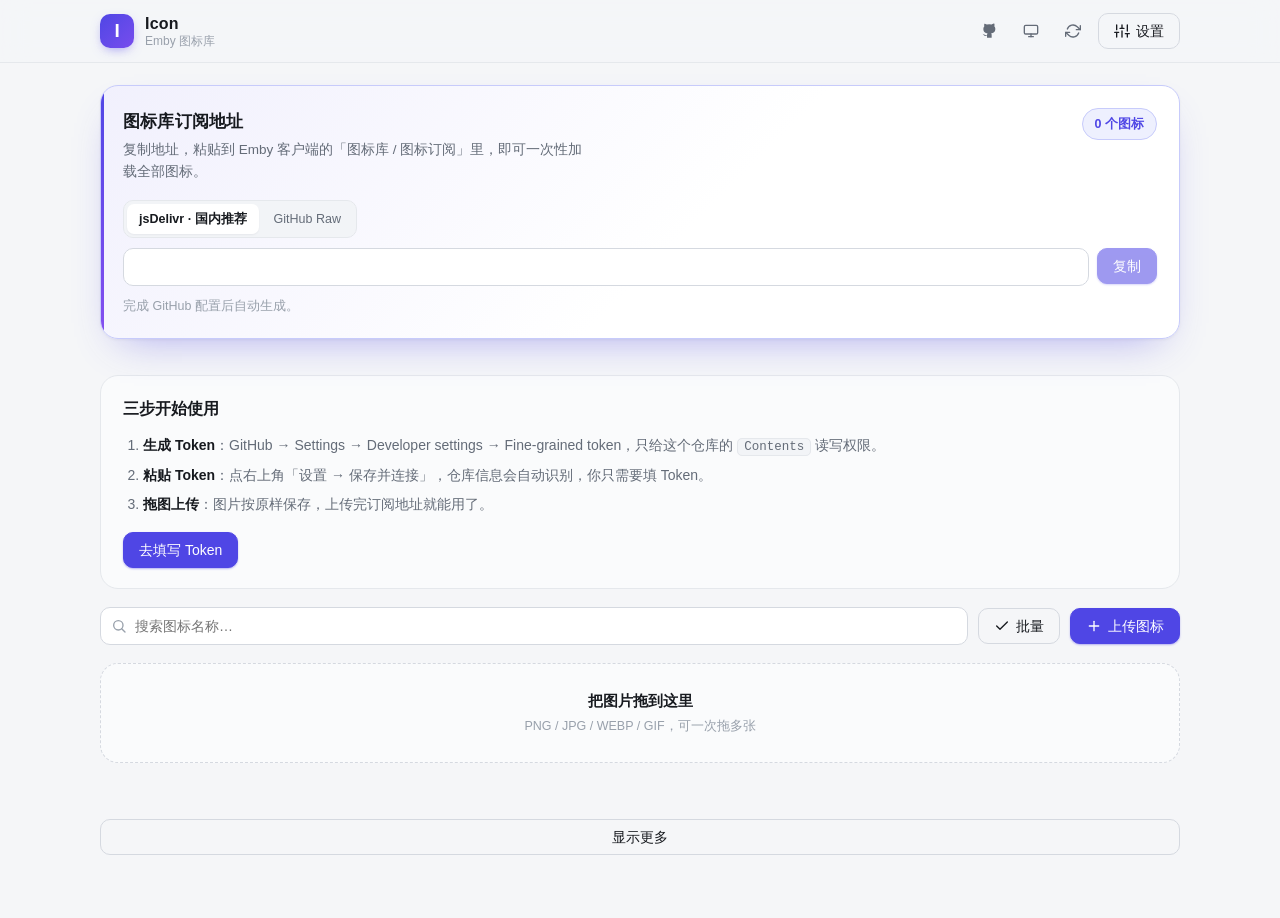
<file: index.html>
<!DOCTYPE html>
<html lang="zh-CN">
<head>
<meta charset="UTF-8">
<meta name="viewport" content="width=device-width, initial-scale=1, viewport-fit=cover">
<title>Icon · Emby 图标库</title>
<meta name="description" content="Icon —— 自建 Emby 图标库。上传图标，得到一个标准 JSON 订阅地址，主流 Emby 三方客户端都能直接加载。">
<meta name="theme-color" content="#f5f6f8">
<meta property="og:title" content="Icon · Emby 图标库">
<meta property="og:description" content="自建 Emby 图标库，上传即用，输出标准 JSON 订阅地址。">
<meta property="og:type" content="website">
<link rel="icon" href="data:image/svg+xml,%3Csvg xmlns='http://www.w3.org/2000/svg' viewBox='0 0 64 64'%3E%3Crect width='64' height='64' rx='16' fill='%234f46e5'/%3E%3Ctext x='32' y='45' font-size='38' font-family='Helvetica,Arial,sans-serif' font-weight='700' fill='white' text-anchor='middle'%3EI%3C/text%3E%3C/svg%3E">
<link rel="stylesheet" href="assets/style.css?v=9">
</head>
<body>

<!-- ===== 图标 sprite ===== -->
<svg xmlns="http://www.w3.org/2000/svg" style="display:none" aria-hidden="true">
  <symbol id="i-refresh" viewBox="0 0 24 24">
    <polyline points="23 4 23 10 17 10"/>
    <polyline points="1 20 1 14 7 14"/>
    <path d="M3.51 9a9 9 0 0 1 14.85-3.36L23 10M1 14l4.64 4.36A9 9 0 0 0 20.49 15"/>
  </symbol>
  <symbol id="i-sun" viewBox="0 0 24 24">
    <circle cx="12" cy="12" r="4.2"/>
    <line x1="12" y1="1.5" x2="12" y2="3.4"/><line x1="12" y1="20.6" x2="12" y2="22.5"/>
    <line x1="4.2" y1="4.2" x2="5.6" y2="5.6"/><line x1="18.4" y1="18.4" x2="19.8" y2="19.8"/>
    <line x1="1.5" y1="12" x2="3.4" y2="12"/><line x1="20.6" y1="12" x2="22.5" y2="12"/>
    <line x1="4.2" y1="19.8" x2="5.6" y2="18.4"/><line x1="18.4" y1="5.6" x2="19.8" y2="4.2"/>
  </symbol>
  <symbol id="i-moon" viewBox="0 0 24 24">
    <path d="M21 12.8A9 9 0 1 1 11.2 3 7 7 0 0 0 21 12.8z"/>
  </symbol>
  <symbol id="i-auto" viewBox="0 0 24 24">
    <rect x="2" y="3.5" width="20" height="13" rx="2"/><line x1="8.5" y1="20.5" x2="15.5" y2="20.5"/><line x1="12" y1="16.5" x2="12" y2="20.5"/>
  </symbol>
  <symbol id="i-settings" viewBox="0 0 24 24">
    <line x1="4" y1="21" x2="4" y2="14"/><line x1="4" y1="10" x2="4" y2="3"/>
    <line x1="12" y1="21" x2="12" y2="12"/><line x1="12" y1="8" x2="12" y2="3"/>
    <line x1="20" y1="21" x2="20" y2="16"/><line x1="20" y1="12" x2="20" y2="3"/>
    <line x1="1" y1="14" x2="7" y2="14"/><line x1="9" y1="8" x2="15" y2="8"/><line x1="17" y1="16" x2="23" y2="16"/>
  </symbol>
  <symbol id="i-plus" viewBox="0 0 24 24"><line x1="12" y1="5" x2="12" y2="19"/><line x1="5" y1="12" x2="19" y2="12"/></symbol>
  <symbol id="i-search" viewBox="0 0 24 24"><circle cx="11" cy="11" r="7"/><line x1="21" y1="21" x2="16" y2="16"/></symbol>
  <symbol id="i-link" viewBox="0 0 24 24">
    <path d="M10 13a5 5 0 0 0 7.5.5l3-3A5 5 0 0 0 13.5 3.4l-1.7 1.7"/>
    <path d="M14 11a5 5 0 0 0-7.5-.5l-3 3A5 5 0 0 0 10.5 20.6l1.7-1.7"/>
  </symbol>
  <symbol id="i-trash" viewBox="0 0 24 24">
    <polyline points="3 6 5 6 21 6"/>
    <path d="M19 6v14a2 2 0 0 1-2 2H7a2 2 0 0 1-2-2V6m3 0V4a2 2 0 0 1 2-2h4a2 2 0 0 1 2 2v2"/>
  </symbol>
  <symbol id="i-download" viewBox="0 0 24 24">
    <path d="M21 15v4a2 2 0 0 1-2 2H5a2 2 0 0 1-2-2v-4"/>
    <polyline points="7 10 12 15 17 10"/><line x1="12" y1="15" x2="12" y2="3"/>
  </symbol>
  <symbol id="i-close" viewBox="0 0 24 24"><line x1="18" y1="6" x2="6" y2="18"/><line x1="6" y1="6" x2="18" y2="18"/></symbol>
  <symbol id="i-check" viewBox="0 0 24 24"><polyline points="20 6 9 17 4 12"/></symbol>
  <symbol id="i-github" viewBox="0 0 24 24">
    <path d="M9 19c-5 1.5-5-2.5-7-3m14 6v-3.9a3.4 3.4 0 0 0-.9-2.6c3.1-.4 6.4-1.5 6.4-7a5.4 5.4 0 0 0-1.5-3.8 5.1 5.1 0 0 0-.1-3.8s-1.2-.4-4 1.5a13.4 13.4 0 0 0-7 0C6.3.6 5.1 1 5.1 1a5.1 5.1 0 0 0-.1 3.8A5.4 5.4 0 0 0 3.5 8.6c0 5.4 3.3 6.6 6.4 7a3.4 3.4 0 0 0-.9 2.6V22"/>
</svg>

<!-- 页面背景层（可在设置里填图片 URL） -->

<header class="topbar">
  <div class="wrap topbar-inner">
    <div class="brand">
      <span class="mark">I</span>
      <span class="brand-text">
        <strong>Icon</strong>
        <small>Emby 图标库</small>
      </span>
    </div>
    <div class="topbar-actions">
      <a id="ghBtn" class="icon-btn" href="https://github.com/Wliky/Icon" target="_blank" rel="noopener" title="打开 GitHub 仓库" aria-label="GitHub 仓库">
        <svg class="ico fill"><use href="#i-github"/></svg>
      </a>

      <div class="menu-wrap">
        <button id="themeBtn" class="icon-btn" title="主题模式" aria-label="主题模式" aria-haspopup="true" aria-expanded="false">
          <svg class="ico"><use href="#i-auto"/></svg>
        </button>
        <div class="menu" id="themeMenu" hidden role="menu">
          <button type="button" role="menuitem" data-theme="system"><svg class="ico"><use href="#i-auto"/></svg><span>跟随系统</span><svg class="ico tick"><use href="#i-check"/></svg></button>
          <button type="button" role="menuitem" data-theme="light"><svg class="ico"><use href="#i-sun"/></svg><span>浅色</span><svg class="ico tick"><use href="#i-check"/></svg></button>
          <button type="button" role="menuitem" data-theme="dark"><svg class="ico"><use href="#i-moon"/></svg><span>深色</span><svg class="ico tick"><use href="#i-check"/></svg></button>
        </div>
      </div>

      <button id="refreshBtn" class="icon-btn" title="刷新图标库" aria-label="刷新">
        <svg class="ico" id="refreshIco"><use href="#i-refresh"/></svg>
      </button>
      <button id="settingsBtn" class="btn ghost">
        <svg class="ico"><use href="#i-settings"/></svg>设置
      </button>
    </div>
  </div>
</header>

<main class="wrap">

  <!-- 订阅地址 -->
  <section class="card sub-card">
    <div class="sub-head">
      <div>
        <h2>图标库订阅地址</h2>
        <p>复制地址，粘贴到 Emby 客户端的「图标库 / 图标订阅」里，即可一次性加载全部图标。</p>
      </div>
      <span class="pill" id="subCount">0 个图标</span>
    </div>

    <div class="seg" id="cdnSeg">
      <button type="button" class="seg-btn on" data-cdn="jsdelivr">jsDelivr · 国内推荐</button>
      <button type="button" class="seg-btn" data-cdn="raw">GitHub Raw</button>
    </div>

    <div class="copy-row">
      <input id="subUrl" readonly value="" spellcheck="false" aria-label="图标库订阅地址">
      <button type="button" class="btn primary" id="copySubBtn">复制</button>
    </div>

    <p class="sub-note" id="subNote">完成 GitHub 配置后自动生成。</p>
  </section>

  <!-- 首次引导 -->
  <section class="card guide" id="guide" hidden>
    <h2>三步开始使用</h2>
    <ol class="steps">
      <li><b>生成 Token</b>：GitHub → Settings → Developer settings → Fine-grained token，只给这个仓库的 <code>Contents</code> 读写权限。</li>
      <li><b>粘贴 Token</b>：点右上角「设置 → 保存并连接」，仓库信息会自动识别，你只需要填 Token。</li>
      <li><b>拖图上传</b>：图片按原样保存，上传完订阅地址就能用了。</li>
    </ol>
    <button type="button" class="btn primary" id="guideSetupBtn">去填写 Token</button>
  </section>

  <!-- 工具条 -->
  <section class="toolbar">
    <div class="search">
      <svg class="ico"><use href="#i-search"/></svg>
      <input id="searchInput" type="search" placeholder="搜索图标名称…" aria-label="搜索图标">
    </div>
    <button type="button" class="btn ghost" id="selectBtn" title="批量选择">
      <svg class="ico"><use href="#i-check"/></svg>批量
    </button>
    <label class="btn primary" for="fileInput">
      <svg class="ico"><use href="#i-plus"/></svg>上传图标
    </label>
    <input id="fileInput" type="file" accept="image/*" multiple hidden>
  </section>

  <!-- 批量操作条 -->
  <section class="bulkbar" id="bulkBar" hidden>
    <span id="bulkCount">已选 0 个</span>
    <button type="button" class="btn ghost" id="bulkAll">全选</button>
    <button type="button" class="btn ghost" id="bulkNone">清空</button>
    <span class="spacer"></span>
    <button type="button" class="btn danger" id="bulkDelete" disabled>
      <svg class="ico"><use href="#i-trash"/></svg>删除
    </button>
    <button type="button" class="btn primary" id="bulkDownload" disabled>
      <svg class="ico"><use href="#i-download"/></svg>打包下载 ZIP
    </button>
  </section>

  <!-- 拖拽区 -->
  <div id="dropzone" class="dropzone">
    <div class="dropzone-inner">
      <strong>把图片拖到这里</strong>
      <span>PNG / JPG / WEBP / GIF，可一次拖多张</span>
    </div>
  </div>

  <!-- 图标网格 -->
  <section id="iconGrid" class="grid" aria-live="polite"></section>

  <p id="empty" class="state" hidden>图标库还是空的。拖图片到上面，或点「上传图标」添加第一个。</p>
  <p id="noResult" class="state" hidden>没有匹配「<b id="noResultKey"></b>」的图标。</p>
  <button id="loadMore" class="btn ghost block" hidden>显示更多</button>
</main>

<!-- ============ 设置 ============ -->
<div class="modal" id="settingsModal" hidden>
  <div class="modal-card">
    <header class="modal-head">
      <h3>设置</h3>
      <button type="button" class="icon-btn" data-close aria-label="关闭"><svg class="ico"><use href="#i-close"/></svg></button>
    </header>
    <div class="modal-body">
      <div class="infer" id="inferBox">
        <div class="infer-row"><span>仓库</span><b id="inferRepo">—</b></div>
        <div class="infer-row"><span>分支</span><b id="inferBranch">—</b></div>
        <div class="infer-row"><span>图标目录</span><b id="inferDir">icons/</b></div>
        <p class="hint" id="inferHint">以上信息从当前网址自动识别，一般不需要改。</p>
      </div>

      <label class="field">
        <span>GitHub Token</span>
        <span class="pwd-row">
          <input id="cfgToken" type="password" placeholder="github_pat_… 或 ghp_…" autocomplete="off" spellcheck="false">
          <button type="button" class="mini" data-toggle-pwd="cfgToken">显示</button>
        </span>
      </label>

      <details class="adv" id="advBox">
        <summary>高级：手动指定仓库</summary>
        <label class="field"><span>用户名</span><input id="cfgOwner" autocomplete="off" spellcheck="false"></label>
        <label class="field"><span>仓库</span><input id="cfgRepo" autocomplete="off" spellcheck="false"></label>
        <label class="field"><span>分支</span><input id="cfgBranch" autocomplete="off" spellcheck="false"></label>
        <label class="field"><span>图标目录</span><input id="cfgDir" autocomplete="off" spellcheck="false"></label>
      </details>

      <p class="hint">Token 只存在这台设备的浏览器里，不会写进仓库，也不会发给任何第三方服务器。</p>
    </div>
    <footer class="modal-foot">
      <button type="button" class="btn danger-text" id="clearSettingsBtn">清除本机配置</button>
      <span class="spacer"></span>
      <button type="button" class="btn ghost" data-close>取消</button>
      <button type="button" class="btn primary" id="saveSettingsBtn">保存并连接</button>
    </footer>
  </div>
</div>

<!-- ============ 设置访问密码 ============ -->
<div class="modal" id="lockSetupModal" hidden>
  <div class="modal-card narrow">
    <header class="modal-head">
      <h3>设置访问密码</h3>
      <button type="button" class="icon-btn" data-close aria-label="关闭"><svg class="ico"><use href="#i-close"/></svg></button>
    </header>
    <div class="modal-body">
      <p class="hint">给「设置」加一道锁。密码只以哈希形式存在本机，无法被还原。</p>
      <label class="field"><span>新密码</span>
        <span class="pwd-row"><input id="newPwd" type="password" autocomplete="new-password"><button type="button" class="mini" data-toggle-pwd="newPwd">显示</button></span>
      </label>
      <label class="field"><span>确认密码</span>
        <span class="pwd-row"><input id="confirmPwd" type="password" autocomplete="new-password"><button type="button" class="mini" data-toggle-pwd="confirmPwd">显示</button></span>
      </label>
    </div>
    <footer class="modal-foot">
      <span class="spacer"></span>
      <button type="button" class="btn ghost" data-close>取消</button>
      <button type="button" class="btn primary" id="pwdSetupOk">设置并继续</button>
    </footer>
  </div>
</div>

<div class="modal" id="lockVerifyModal" hidden>
  <div class="modal-card narrow">
    <header class="modal-head">
      <h3>需要密码</h3>
      <button type="button" class="icon-btn" data-close aria-label="关闭"><svg class="ico"><use href="#i-close"/></svg></button>
    </header>
    <div class="modal-body">
      <p class="hint">验证后即可查看和修改已保存的设置。</p>
      <label class="field"><span>访问密码</span>
        <span class="pwd-row"><input id="authPwd" type="password" autocomplete="current-password"><button type="button" class="mini" data-toggle-pwd="authPwd">显示</button></span>
      </label>
      <p class="err" id="authErr" hidden>密码不正确</p>
    </div>
    <footer class="modal-foot">
      <button type="button" class="btn danger-text" id="forgetPwdBtn">忘记密码？重置本机数据</button>
      <span class="spacer"></span>
      <button type="button" class="btn ghost" data-close>取消</button>
      <button type="button" class="btn primary" id="authOk">解锁</button>
    </footer>
  </div>
</div>

<!-- ============ 重命名 ============ -->
<div class="modal" id="renameModal" hidden>
  <div class="modal-card narrow">
    <header class="modal-head">
      <h3>重命名图标</h3>
      <button type="button" class="icon-btn" data-close aria-label="关闭"><svg class="ico"><use href="#i-close"/></svg></button>
    </header>
    <div class="modal-body">
      <label class="field"><span>图标名称</span><input id="renameInput" maxlength="60" autocomplete="off"></label>
      <p class="hint">只改显示名称，文件名和图片地址保持不变。</p>
    </div>
    <footer class="modal-foot">
      <span class="spacer"></span>
      <button type="button" class="btn ghost" data-close>取消</button>
      <button type="button" class="btn primary" id="renameOk">保存</button>
    </footer>
  </div>
</div>

<!-- ============ 通用确认 ============ -->
<div class="modal" id="confirmModal" hidden>
  <div class="modal-card narrow">
    <header class="modal-head">
      <h3 id="confirmTitle">确认</h3>
      <button type="button" class="icon-btn" data-close aria-label="关闭"><svg class="ico"><use href="#i-close"/></svg></button>
    </header>
    <div class="modal-body"><p id="confirmText" class="confirm-text"></p></div>
    <footer class="modal-foot">
      <span class="spacer"></span>
      <button type="button" class="btn ghost" data-close>取消</button>
      <button type="button" class="btn danger" id="confirmOk">删除</button>
    </footer>
  </div>
</div>

<!-- ============ 预览 ============ -->
<div class="modal" id="previewModal" hidden>
  <div class="modal-card narrow">
    <header class="modal-head">
      <h3 id="previewName">预览</h3>
      <button type="button" class="icon-btn" data-close aria-label="关闭"><svg class="ico"><use href="#i-close"/></svg></button>
    </header>
    <div class="modal-body center">
      <img id="previewImg" alt="图标预览">
      <p class="hint mono" id="previewFile"></p>
    </div>
    <footer class="modal-foot">
      <span class="spacer"></span>
      <button type="button" class="btn ghost" id="previewCopy"><svg class="ico"><use href="#i-link"/></svg>复制地址</button>
      <button type="button" class="btn primary" data-close>关闭</button>
    </footer>
  </div>
</div>

<div class="toast" id="toast" role="status" aria-live="polite"></div>

<div class="loading" id="loading">
  <div class="loading-card"><span class="spinner"></span><span id="loadingText">处理中…</span></div>
</div>

<script src="assets/app.js?v=9"></script>
</body>
</html>
</file>
<file: assets/style.css>
/* =====================================================
 * Icon · Emby 图标库
 * 清爽极简 · 大卡片
 * ===================================================== */

:root {
  --bg: #f5f6f8;
  --surface: #ffffff;
  --surface-2: #fafbfc;
  --surface-3: #f2f4f7;
  --border: #e5e8ec;
  --border-strong: #d5d9e0;
  --text: #171a1f;
  --text-dim: #646c78;
  --text-faint: #98a0ab;
  --accent: #4f46e5;
  --accent-hover: #4338ca;
  --accent-soft: #eef0fe;
  --accent-line: #c7cbfb;
  --danger: #d92d20;
  --danger-soft: #fef3f2;
  --ok: #059669;
  --radius: 14px;
  --radius-lg: 18px;
  --shadow-sm: 0 1px 2px rgba(16, 24, 40, .05);
  --shadow: 0 1px 3px rgba(16, 24, 40, .06), 0 12px 28px -12px rgba(16, 24, 40, .12);
  --wrap: 1120px;
}

@media (prefers-color-scheme: dark) {
  :root:not([data-theme='light']) {
    --bg: #0e1014;
    --surface: #16191f;
    --surface-2: #1b1f26;
    --surface-3: #22262e;
    --border: #272c35;
    --border-strong: #333945;
    --text: #e9ecf1;
    --text-dim: #9aa3b0;
    --text-faint: #6d7583;
    --accent: #8b93ff;
    --accent-hover: #a0a7ff;
    --accent-soft: #1c2036;
    --accent-line: #333a5c;
    --danger: #f97066;
    --danger-soft: #2a1717;
    --ok: #34d399;
    --shadow-sm: 0 1px 2px rgba(0, 0, 0, .4);
    --shadow: 0 1px 3px rgba(0, 0, 0, .5), 0 16px 32px -16px rgba(0, 0, 0, .6);
  }
}

:root[data-theme='dark'] {
  --bg: #0e1014;
  --surface: #16191f;
  --surface-2: #1b1f26;
  --surface-3: #22262e;
  --border: #272c35;
  --border-strong: #333945;
  --text: #e9ecf1;
  --text-dim: #9aa3b0;
  --text-faint: #6d7583;
  --accent: #8b93ff;
  --accent-hover: #a0a7ff;
  --accent-soft: #1c2036;
  --accent-line: #333a5c;
  --danger: #f97066;
  --danger-soft: #2a1717;
  --ok: #34d399;
  --shadow-sm: 0 1px 2px rgba(0, 0, 0, .4);
  --shadow: 0 1px 3px rgba(0, 0, 0, .5), 0 16px 32px -16px rgba(0, 0, 0, .6);
}

* { box-sizing: border-box; }

html, body { height: 100%; }

body {
  margin: 0;
  background: var(--bg);
  color: var(--text);
  font-family: -apple-system, BlinkMacSystemFont, 'Segoe UI', 'PingFang SC', 'Hiragino Sans GB', 'Microsoft YaHei', 'Helvetica Neue', Arial, sans-serif;
  font-size: 15px;
  line-height: 1.6;
  -webkit-font-smoothing: antialiased;
}

.wrap { width: 100%; max-width: var(--wrap); margin: 0 auto; padding: 0 20px; }

/* ---------------- 顶栏 ---------------- */
.topbar {
  position: sticky;
  top: 0;
  z-index: 50;
  background: color-mix(in srgb, var(--bg) 82%, transparent);
  backdrop-filter: saturate(180%) blur(14px);
  -webkit-backdrop-filter: saturate(180%) blur(14px);
  border-bottom: 1px solid var(--border);
}

.topbar-inner {
  display: flex;
  align-items: center;
  justify-content: space-between;
  gap: 16px;
  height: 62px;
}

.brand { display: flex; align-items: center; gap: 11px; min-width: 0; }

.mark {
  width: 34px; height: 34px;
  flex: none;
  display: grid; place-items: center;
  border-radius: 10px;
  background: linear-gradient(135deg, var(--accent), color-mix(in srgb, var(--accent) 55%, #a855f7));
  color: #fff;
  font-weight: 800;
  font-size: 19px;
  letter-spacing: -.5px;
  box-shadow: 0 4px 12px -4px color-mix(in srgb, var(--accent) 60%, transparent);
}

.brand-text { display: flex; flex-direction: column; line-height: 1.25; min-width: 0; }
.brand-text strong { font-size: 16px; letter-spacing: .2px; }
.brand-text small { color: var(--text-faint); font-size: 12px; }

.topbar-actions { display: flex; align-items: center; gap: 8px; }

/* ---------------- 按钮 ---------------- */
.btn {
  display: inline-flex;
  align-items: center;
  justify-content: center;
  gap: 6px;
  height: 36px;
  padding: 0 15px;
  border: 1px solid var(--border-strong);
  border-radius: 10px;
  background: var(--surface);
  color: var(--text);
  font: inherit;
  font-size: 14px;
  font-weight: 500;
  cursor: pointer;
  white-space: nowrap;
  transition: background .16s, border-color .16s, transform .1s, box-shadow .16s;
}
.btn:hover { background: var(--surface-3); }
.btn:active { transform: translateY(1px); }
.btn:disabled { opacity: .55; cursor: not-allowed; }

.btn.primary {
  background: var(--accent);
  border-color: var(--accent);
  color: #fff;
  box-shadow: 0 1px 2px color-mix(in srgb, var(--accent) 40%, transparent);
}
.btn.primary:hover { background: var(--accent-hover); border-color: var(--accent-hover); }

.btn.ghost { background: transparent; }
.btn.ghost:hover { background: var(--surface-3); }

.btn.danger { background: var(--danger); border-color: var(--danger); color: #fff; }
.btn.danger:hover { filter: brightness(.94); }
.btn.danger-text { background: transparent; border-color: transparent; color: var(--danger); padding: 0 10px; }
.btn.danger-text:hover { background: var(--danger-soft); }

.btn.block { width: 100%; margin-top: 4px; }

.icon-btn {
  width: 34px; height: 34px;
  display: grid; place-items: center;
  border: 1px solid transparent;
  border-radius: 9px;
  background: transparent;
  color: var(--text-dim);
  font-size: 15px;
  cursor: pointer;
  transition: background .16s, color .16s;
}
.icon-btn:hover { background: var(--surface-3); color: var(--text); }

.mini {
  height: 36px;
  padding: 0 10px;
  border: 1px solid var(--border);
  border-left: 0;
  border-radius: 0 10px 10px 0;
  background: var(--surface-2);
  color: var(--text-dim);
  font: inherit;
  font-size: 12px;
  cursor: pointer;
  flex: none;
}
.mini:hover { color: var(--text); }

/* ---------------- 卡片 ---------------- */
.card {
  background: var(--surface);
  border: 1px solid var(--border);
  border-radius: var(--radius-lg);
  box-shadow: var(--shadow-sm);
  padding: 22px;
}

main.wrap { padding-top: 22px; padding-bottom: 64px; display: flex; flex-direction: column; gap: 18px; }

/* 订阅地址卡：页面主卡，权重最高 */
.sub-card {
  position: relative;
  overflow: hidden;
  background:
    linear-gradient(135deg, color-mix(in srgb, var(--accent) 8%, var(--surface)), var(--surface) 55%);
  border-color: var(--accent-line);
  box-shadow: 0 1px 3px rgba(16, 24, 40, .05), 0 18px 40px -20px color-mix(in srgb, var(--accent) 45%, transparent);
}
.sub-card::before {
  content: '';
  position: absolute;
  inset: 0 auto 0 0;
  width: 3px;
  background: linear-gradient(180deg, var(--accent), color-mix(in srgb, var(--accent) 40%, #a855f7));
}

/* 引导卡：临时性内容，弱化 */
.card.guide { background: var(--surface-2); box-shadow: none; padding: 20px 22px; }

.sub-head { display: flex; align-items: flex-start; justify-content: space-between; gap: 16px; }
.sub-head h2 { margin: 0 0 4px; font-size: 17px; font-weight: 680; letter-spacing: .2px; }
.sub-head p { margin: 0; color: var(--text-dim); font-size: 13.5px; max-width: 62ch; }

.pill {
  flex: none;
  padding: 5px 12px;
  border-radius: 999px;
  background: var(--accent-soft);
  color: var(--accent);
  font-size: 12.5px;
  font-weight: 600;
  border: 1px solid var(--accent-line);
}

.seg {
  display: inline-flex;
  margin: 18px 0 10px;
  padding: 3px;
  gap: 3px;
  background: var(--surface-3);
  border: 1px solid var(--border);
  border-radius: 10px;
}
.seg-btn {
  border: 0;
  background: transparent;
  color: var(--text-dim);
  font: inherit;
  font-size: 12.5px;
  padding: 5px 12px;
  border-radius: 7px;
  cursor: pointer;
  transition: background .16s, color .16s;
}
.seg-btn.on { background: var(--surface); color: var(--text); font-weight: 600; box-shadow: var(--shadow-sm); }

.copy-row { display: flex; gap: 8px; }
.copy-row input {
  flex: 1;
  min-width: 0;
  height: 38px;
  padding: 0 12px;
  border: 1px solid var(--border-strong);
  border-radius: 10px;
  background: var(--surface);
  color: var(--text);
  font: 13px/1 ui-monospace, SFMono-Regular, Menlo, Consolas, monospace;
  text-overflow: ellipsis;
}

.sub-note { margin: 10px 0 0; color: var(--text-faint); font-size: 12.5px; }

/* 引导卡 */
.guide { margin-top: 18px; }
.guide h2 { margin: 0 0 12px; font-size: 16px; }
.steps { margin: 0 0 16px; padding-left: 20px; color: var(--text-dim); font-size: 14px; }
.steps li { margin-bottom: 7px; }
.steps b { color: var(--text); }
code {
  padding: 1px 6px;
  border-radius: 5px;
  background: var(--surface-3);
  border: 1px solid var(--border);
  font-size: 12.5px;
  font-family: ui-monospace, Menlo, Consolas, monospace;
}

/* ---------------- 工具条 ---------------- */
.toolbar {
  display: flex;
  align-items: center;
  gap: 10px;
  margin: 0;
}

.search {
  position: relative;
  flex: 1;
  min-width: 0;
  display: flex;
  align-items: center;
}
.search svg.ico {
  position: absolute;
  left: 11px;
  width: 16px; height: 16px;
  stroke: var(--text-faint);
  pointer-events: none;
}
.search input {
  width: 100%;
  height: 38px;
  padding: 0 12px 0 34px;
  border: 1px solid var(--border-strong);
  border-radius: 10px;
  background: var(--surface);
  color: var(--text);
  font: inherit;
  font-size: 14px;
}
.search input:focus-visible { outline: 2px solid var(--accent); outline-offset: 1px; border-color: var(--accent); }

/* ---------------- 拖拽区 ---------------- */
.dropzone {
  border: 1.5px dashed var(--border-strong);
  border-radius: var(--radius-lg);
  background: var(--surface-2);
  padding: 26px 18px;
  text-align: center;
  transition: border-color .18s, background .18s;
}
.dropzone.over { border-color: var(--accent); background: var(--accent-soft); }
.dropzone-inner { display: flex; flex-direction: column; gap: 3px; }
.dropzone-inner strong { font-size: 14.5px; }
.dropzone-inner span { color: var(--text-faint); font-size: 12.5px; }

/* ---------------- 图标网格 ---------------- */
.grid {
  display: grid;
  grid-template-columns: repeat(auto-fill, minmax(152px, 1fr));
  gap: 14px;
  margin-top: 16px;
}

.tile {
  position: relative;
  display: flex;
  flex-direction: column;
  border: 1px solid var(--border);
  border-radius: var(--radius);
  background: var(--surface);
  box-shadow: var(--shadow-sm);
  overflow: hidden;
  transition: transform .16s, box-shadow .16s, border-color .16s;
}
.tile:hover {
  transform: translateY(-3px);
  box-shadow: var(--shadow);
  border-color: color-mix(in srgb, var(--accent) 45%, var(--border));
}

.tile-img {
  position: relative;
  display: grid;
  place-items: center;
  aspect-ratio: 1 / 1;
  padding: 16px;
  background: linear-gradient(180deg, var(--surface-2), var(--surface-3));
  cursor: zoom-in;
}
/* 图片区加一层内圈，让图标和底色之间有边界感 */
.tile-img::after {
  content: "";
  position: absolute;
  inset: 8px;
  border-radius: 10px;
  border: 1px solid color-mix(in srgb, var(--border) 60%, transparent);
  pointer-events: none;
  opacity: 0;
  transition: opacity .16s;
}
.tile:hover .tile-img::after { opacity: 1; }
.tile-img img { max-width: 100%; max-height: 100%; object-fit: contain; display: block; }

.tile-body {
  display: flex;
  align-items: center;
  gap: 6px;
  padding: 9px 8px 9px 12px;
  border-top: 1px solid var(--border);
  background: var(--surface);
  margin-top: auto;
}
.tile-name {
  flex: 1;
  min-width: 0;
  font-size: 12.5px;
  font-weight: 600;
  letter-spacing: -.005em;
  color: var(--text);
  overflow: hidden;
  text-overflow: ellipsis;
  white-space: nowrap;
}
.tile-act { display: flex; gap: 2px; flex: none; opacity: 0; transition: opacity .16s; }
.tile:hover .tile-act, .tile:focus-within .tile-act { opacity: 1; }
.tile-act button {
  width: 26px; height: 26px;
  display: grid; place-items: center;
  border: 0;
  border-radius: 7px;
  background: transparent;
  color: var(--text-faint);
  font-size: 13px;
  cursor: pointer;
}
.tile-act button:hover { background: var(--surface-3); color: var(--text); }
.tile-act button.del:hover { background: var(--danger-soft); color: var(--danger); }

.state { margin: 34px 0; text-align: center; color: var(--text-faint); font-size: 14px; }

/* ---------------- 弹窗 ---------------- */
.modal {
  position: fixed;
  inset: 0;
  z-index: 100;
  display: grid;
  place-items: center;
  padding: 20px;
  background: rgba(15, 18, 24, .45);
  backdrop-filter: blur(3px);
  -webkit-backdrop-filter: blur(3px);
  animation: fade .16s ease;
}
.modal[hidden] { display: none; }

@keyframes fade { from { opacity: 0; } to { opacity: 1; } }
@keyframes pop { from { opacity: 0; transform: translateY(8px) scale(.985); } to { opacity: 1; transform: none; } }

.modal-card {
  width: 100%;
  max-width: 520px;
  max-height: calc(100vh - 40px);
  display: flex;
  flex-direction: column;
  background: var(--surface);
  border: 1px solid var(--border);
  border-radius: var(--radius-lg);
  box-shadow: 0 24px 60px -20px rgba(0, 0, 0, .45);
  animation: pop .18s cubic-bezier(.2, .8, .3, 1);
}
.modal-card.narrow { max-width: 400px; }

.modal-head {
  display: flex;
  align-items: center;
  justify-content: space-between;
  gap: 12px;
  padding: 16px 18px;
  border-bottom: 1px solid var(--border);
}
.modal-head h3 { margin: 0; font-size: 15.5px; }

.modal-body { padding: 18px; overflow: auto; }
.modal-body.center { text-align: center; }

.modal-foot {
  display: flex;
  align-items: center;
  gap: 8px;
  padding: 14px 18px;
  border-top: 1px solid var(--border);
  background: var(--surface-2);
  border-radius: 0 0 var(--radius-lg) var(--radius-lg);
}
.spacer { flex: 1; }

.field { display: block; margin-bottom: 14px; }
.field > span:first-child {
  display: block;
  margin-bottom: 6px;
  font-size: 12.5px;
  font-weight: 600;
  color: var(--text-dim);
}
.field input {
  width: 100%;
  height: 38px;
  padding: 0 12px;
  border: 1px solid var(--border-strong);
  border-radius: 10px;
  background: var(--surface);
  color: var(--text);
  font: inherit;
  font-size: 14px;
}
.field input:focus-visible { outline: 2px solid var(--accent); outline-offset: 1px; border-color: var(--accent); }

.pwd-row { display: flex; }
.pwd-row input { border-radius: 10px 0 0 10px; }
.pwd-row input:focus-visible { outline-offset: -1px; }

.hint { margin: 0 0 12px; color: var(--text-faint); font-size: 12.5px; line-height: 1.55; }
.hint.mono { font-family: ui-monospace, Menlo, Consolas, monospace; font-size: 12px; margin-top: 10px; word-break: break-all; }
.err { margin: 4px 0 0; color: var(--danger); font-size: 13px; }
.confirm-text { margin: 0; font-size: 14px; color: var(--text-dim); }

.infer {
  margin-bottom: 16px;
  padding: 12px 14px;
  border: 1px solid var(--border);
  border-radius: 12px;
  background: var(--surface-2);
}
.infer-row { display: flex; justify-content: space-between; gap: 12px; font-size: 13px; padding: 2px 0; }
.infer-row span { color: var(--text-faint); }
.infer-row b { font-family: ui-monospace, Menlo, Consolas, monospace; font-size: 12.5px; font-weight: 600; }
.infer .hint { margin: 8px 0 0; }

.adv { margin: 4px 0 14px; font-size: 13px; }
.adv summary { cursor: pointer; color: var(--text-dim); padding: 6px 0; user-select: none; }
.adv summary:hover { color: var(--accent); }
.adv .field:first-of-type { margin-top: 10px; }

#previewImg {
  max-width: 100%;
  max-height: 52vh;
  border-radius: 12px;
  background:
    linear-gradient(180deg, var(--surface-2), var(--surface-3));
  padding: 14px;
}

/* ---------------- 提示 / 加载 ---------------- */
.toast {
  position: fixed;
  left: 50%;
  bottom: 28px;
  transform: translate(-50%, 14px);
  z-index: 200;
  max-width: calc(100vw - 32px);
  padding: 10px 18px;
  border-radius: 10px;
  background: var(--text);
  color: var(--bg);
  font-size: 13.5px;
  box-shadow: 0 10px 30px -8px rgba(0, 0, 0, .4);
  opacity: 0;
  pointer-events: none;
  transition: opacity .2s, transform .2s;
}
.toast.show { opacity: 1; transform: translate(-50%, 0); }
.toast.err { background: var(--danger); color: #fff; }

.loading {
  position: fixed;
  inset: 0;
  z-index: 300;
  display: grid;
  place-items: center;
  background: rgba(15, 18, 24, .38);
  backdrop-filter: blur(2px);
  -webkit-backdrop-filter: blur(2px);
  opacity: 0;
  pointer-events: none;
  transition: opacity .18s;
}
.loading.show { opacity: 1; pointer-events: auto; }
.loading-card {
  display: flex;
  align-items: center;
  gap: 11px;
  padding: 14px 20px;
  border-radius: 12px;
  background: var(--surface);
  border: 1px solid var(--border);
  box-shadow: var(--shadow);
  font-size: 14px;
}
.spinner {
  width: 16px; height: 16px;
  border: 2px solid var(--border-strong);
  border-top-color: var(--accent);
  border-radius: 50%;
  animation: spin .7s linear infinite;
}
@keyframes spin { to { transform: rotate(360deg); } }

/* ---------------- 图标 ---------------- */
.ico {
  width: 16px; height: 16px;
  flex: none;
  fill: none;
  stroke: currentColor;
  stroke-width: 2;
  stroke-linecap: round;
  stroke-linejoin: round;
}
.ico.fill { fill: currentColor; stroke: none; }
.ico.spin { animation: spin .8s linear infinite; transform-origin: center; }

/* 批量选择模式 */
.grid.picking .tile-check { opacity: 1; }
.btn.on { background: var(--accent-soft); border-color: var(--accent-line); color: var(--accent); }

/* ---------------- 主题菜单 ---------------- */
.menu-wrap { position: relative; }

.menu {
  position: absolute;
  top: calc(100% + 8px);
  right: 0;
  z-index: 60;
  min-width: 152px;
  padding: 5px;
  background: var(--surface);
  border: 1px solid var(--border);
  border-radius: 12px;
  box-shadow: var(--shadow);
  animation: pop .14s ease;
}
.menu[hidden] { display: none; }
.menu button {
  display: flex;
  align-items: center;
  gap: 9px;
  width: 100%;
  padding: 8px 10px;
  border: 0;
  border-radius: 8px;
  background: transparent;
  color: var(--text);
  font: inherit;
  font-size: 13.5px;
  text-align: left;
  cursor: pointer;
}
.menu button:hover { background: var(--surface-3); }
.menu button span { flex: 1; }
.menu .tick { opacity: 0; color: var(--accent); stroke-width: 2.6; }
.menu button[aria-checked='true'] .tick { opacity: 1; }

/* ---------------- 批量操作条 ---------------- */
.bulkbar {
  display: flex;
  align-items: center;
  gap: 8px;
  margin: 0;
  padding: 9px 12px;
  border: 1px solid var(--accent-line);
  border-radius: 12px;
  background: var(--accent-soft);
  color: var(--text);
  font-size: 13.5px;
  font-weight: 600;
}
.bulkbar[hidden] { display: none; }
.bulkbar .btn { height: 30px; font-size: 13px; font-weight: 500; }

/* 卡片多选 */
.tile.pick .tile-check { opacity: 1; }
.tile-check {
  position: absolute;
  top: 8px; left: 8px;
  z-index: 2;
  width: 22px; height: 22px;
  display: grid; place-items: center;
  border-radius: 7px;
  border: 1.5px solid var(--border-strong);
  background: color-mix(in srgb, var(--surface) 88%, transparent);
  color: transparent;
  cursor: pointer;
  opacity: 0;
  transition: opacity .16s, background .16s, border-color .16s;
}
.tile:hover .tile-check, .tile.sel .tile-check { opacity: 1; }
.tile-check .ico { width: 13px; height: 13px; stroke-width: 3; }
.tile.sel .tile-check { background: var(--accent); border-color: var(--accent); color: #fff; }
.tile.sel { border-color: var(--accent); box-shadow: 0 0 0 2px var(--accent-soft); }

/* ---------------- 响应式 ---------------- */
@media (max-width: 760px) {
  .wrap { padding: 0 14px; }
  main.wrap { padding-top: 16px; gap: 14px; }
  .card { padding: 18px 16px; }
  .sub-head { flex-direction: column; }
  .sub-head p { font-size: 13px; }
  .grid { grid-template-columns: repeat(auto-fill, minmax(124px, 1fr)); gap: 11px; }
  .toolbar { flex-wrap: wrap; }
  .search { order: 1; flex-basis: 100%; }
  .tile-act { opacity: 1; }
}

@media (max-width: 420px) {
  .grid { grid-template-columns: repeat(2, 1fr); }
  .topbar-actions .btn { padding: 0 11px; }
  .modal { padding: 12px; }
}

@media (prefers-reduced-motion: reduce) {
  *, *::before, *::after { animation-duration: .01ms !important; transition-duration: .01ms !important; }
}
</file>
